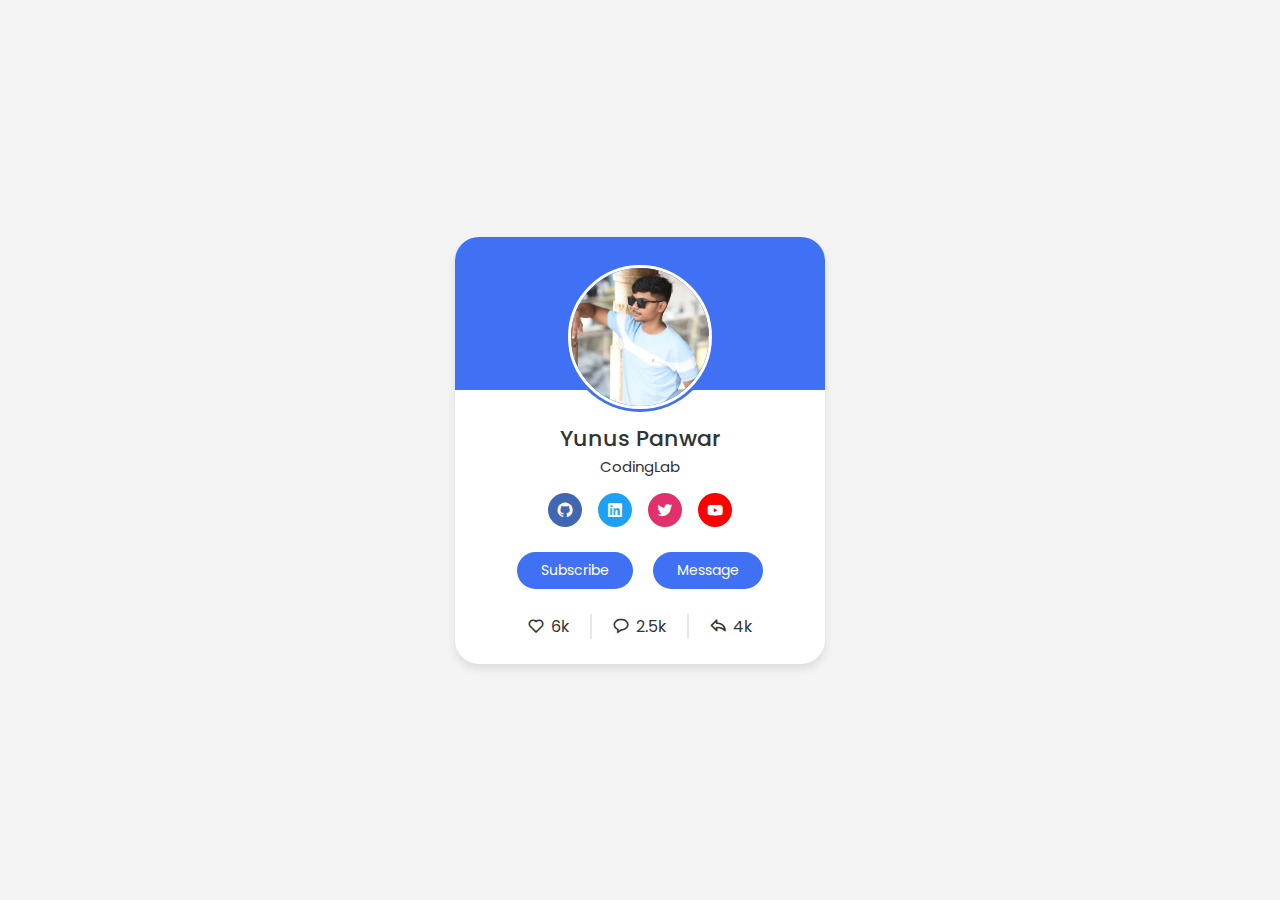
<file: 88-Project/1-Profile Card/index.html>
<!DOCTYPE html>
<html lang="en">

<head>
    <meta charset="UTF-8">
    <meta name="viewport" content="width=device-width, initial-scale=1.0">
    <title>Profile Card</title>
    <link rel="stylesheet" href="./css/style.css">
    <link href='https://unpkg.com/boxicons@2.1.4/css/boxicons.min.css' rel='stylesheet'>
</head>

<body>
    <div class="profile-card">

        <div class="image">
            <img src="./img/10.jpeg" alt="" class="profile-img">
        </div>

        <div class="text-data">
            <span class="name">Yunus Panwar</span>
            <span class="job">CodingLab</span>
        </div>

        <div class="media-buttons">
            <a href="https://github.com/YunusPanwar70" style="background: #4267b2;" class="link">
                <i class='bx bxl-github'></i>
            </a>

            <a href="https://www.linkedin.com/in/yunus-panwar-a70185250/" style="background: #1da1f2;" class="link">
                <i class='bx bxl-linkedin-square'></i>
            </a>

            <a href="https://twitter.com/yunus_panwar_70" style="background: #e1306c;" class="link">
                <i class='bx bxl-twitter'></i>
            </a>

            <a href="#" style="background: #ff0000;" class="link">
                <i class='bx bxl-youtube'></i>
            </a>
        </div>
        <div class="buttons">
            <button class="button">Subscribe</button>
            <button class="button">Message</button>
        </div>
        <div class="analytics">
            <div class="data">
                <i class='bx bx-heart'></i>
                <span class="number">6k</span>
            </div>

            <div class="data">
                <i class='bx bx-message-rounded'></i>
                <span class="number">2.5k</span>
            </div>

            <div class="data">
                <i class='bx bx-share'></i>
                <span class="number">4k</span>
            </div>
        </div>
    </div>
    <script src="./js/script.js"></script>
</body>

</html>
</file>
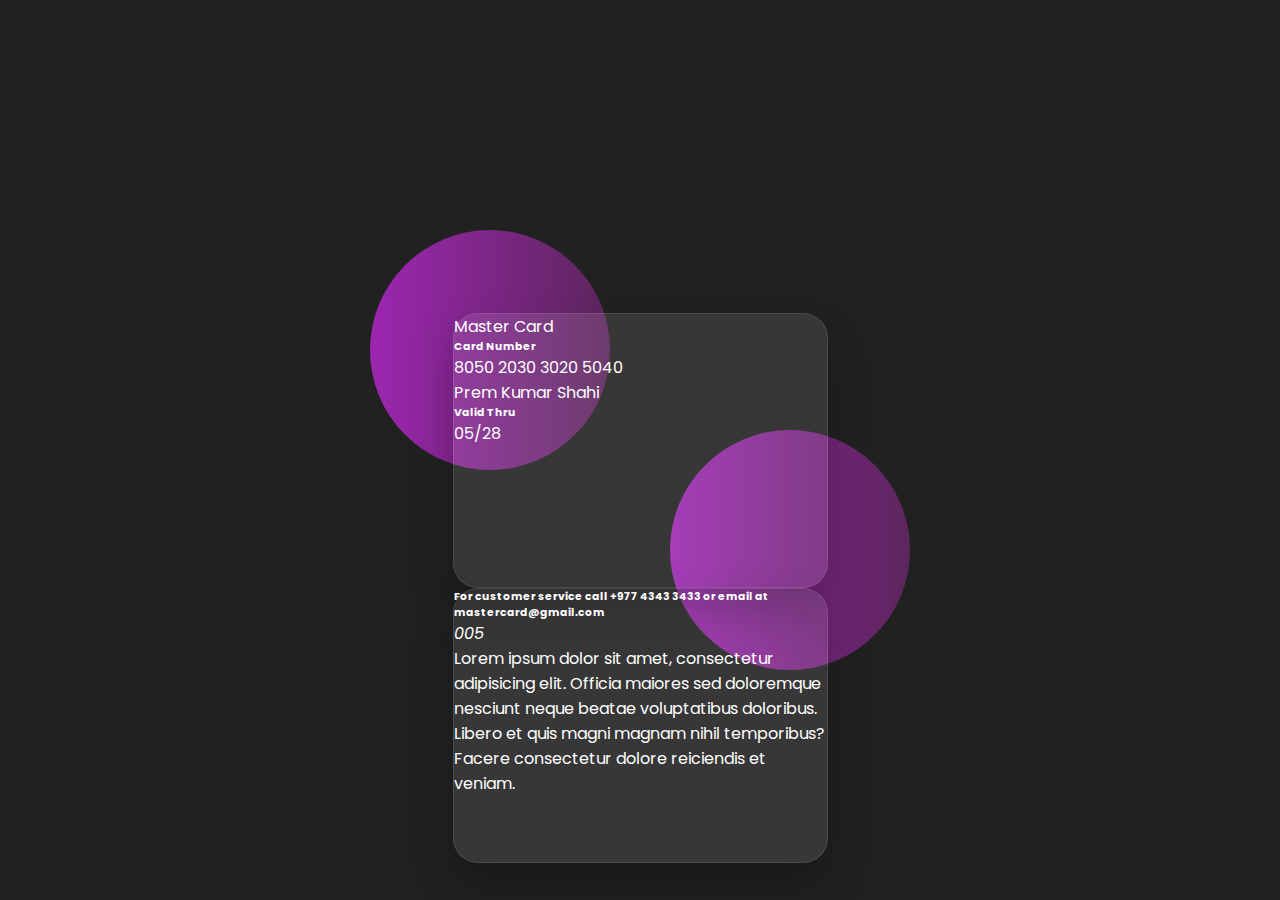
<file: 88-Project/2-Flipping Card/index.html>
<!DOCTYPE html>
<!-- Coding By CodingNepal - codingnepalweb.com -->
<html lang="en">

<head>
    <meta charset="UTF-8" />
    <meta http-equiv="X-UA-Compatible" content="IE=edge" />
    <meta name="viewport" content="width=device-width, initial-scale=1.0" />
    <title>Flipping Card UI Design</title>
    <link rel="stylesheet" href="./css/style.css" />
</head>

<body>
    <section>
        <div class="container">
            <div class="card front-face">
                <header>
                    <span class="logo">
              <!--<img src="images/logo.png" alt="" />-->
              <h5>Master Card</h5>
            </span>
                    <!--<img src="images/chip.png" alt="" class="chip" />-->
                </header>

                <div class="card-details">
                    <div class="name-number">
                        <h6>Card Number</h6>
                        <h5 class="number">8050 2030 3020 5040</h5>
                        <h5 class="name">Prem Kumar Shahi</h5>
                    </div>

                    <div class="valid-date">
                        <h6>Valid Thru</h6>
                        <h5>05/28</h5>
                    </div>
                </div>
            </div>

            <div class="card back-face">
                <h6>
                    For customer service call +977 4343 3433 or email at mastercard@gmail.com
                </h6>
                <span class="magnetic-strip"></span>
                <div class="signature"><i>005</i></div>
                <h5>
                    Lorem ipsum dolor sit amet, consectetur adipisicing elit. Officia maiores sed doloremque nesciunt neque beatae voluptatibus doloribus. Libero et quis magni magnam nihil temporibus? Facere consectetur dolore reiciendis et veniam.
                </h5>
            </div>
        </div>
    </section>
</body>

</html>
</file>
<file: 88-Project/1-Profile Card/css/style.css>
@import url('https://fonts.googleapis.com/css2?family=Lato:wght@300&family=Poppins:wght@300;400;500;600&family=Roboto+Condensed:ital,wght@1,300&display=swap');
* {
    margin: 0;
    padding: 0;
    box-sizing: border-box;
    font-family: 'Poppins', sans-serif;
}

body {
    height: 100vh;
    display: flex;
    align-items: center;
    justify-content: center;
    background-color: #f4f4f4;
}

.profile-card {
    display: flex;
    flex-direction: column;
    align-items: center;
    max-width: 370px;
    width: 100%;
    background: #fff;
    border-radius: 24px;
    padding: 25px;
    box-shadow: 0 5px 10px rgba(0, 0, 0, 0.1);
    position: relative;
}

.profile-card::before {
    content: "";
    position: absolute;
    top: 0;
    left: 0;
    height: 36%;
    width: 100%;
    border-radius: 24px 24px 0 0;
    background-color: #4070f4;
}

.image {
    position: relative;
    height: 150px;
    width: 150px;
    border-radius: 50%;
    background-color: #4070f4;
    padding: 3px;
    margin-bottom: 10px;
}

.image .profile-img {
    height: 100%;
    width: 100%;
    object-fit: cover;
    border-radius: 50%;
    border: 3px solid #fff;
}

.profile-card .text-data {
    display: flex;
    flex-direction: column;
    align-items: center;
    color: #333;
}

.text-data .name {
    font-size: 22px;
    font-weight: 500;
}

.text-data .job {
    font-size: 15px;
    font-weight: 400;
}

.profile-card .media-buttons {
    display: flex;
    align-items: center;
    margin-top: 15px;
}

.media-buttons .link {
    display: flex;
    align-items: center;
    justify-content: center;
    color: #fff;
    font-size: 18px;
    height: 34px;
    width: 34px;
    border-radius: 50%;
    margin: 0 8px;
    background-color: #4070f4;
    text-decoration: none;
}

.profile-card .buttons {
    display: flex;
    align-items: center;
    margin-top: 25px;
}

.buttons .button {
    color: #fff;
    font-size: 14px;
    font-weight: 400;
    border: none;
    border-radius: 24px;
    margin: 0 10px;
    padding: 8px 24px;
    background-color: #4070f4;
    cursor: pointer;
    transition: all 0.3s ease;
}

.buttons .button:hover {
    background-color: #0e4bf1;
}

.profile-card .analytics {
    display: flex;
    align-items: center;
    margin-top: 25px;
}

.analytics .data {
    display: flex;
    align-items: center;
    color: #333;
    padding: 0 20px;
    border-right: 2px solid #e7e7e7;
}

.data i {
    font-size: 18px;
    margin-right: 6px;
}

.data:last-child {
    border-right: none;
}
</file>
<file: 88-Project/2-Flipping Card/css/style.css>
@import url("https://fonts.googleapis.com/css2?family=Poppins:wght@300;400;500;600&display=swap");
* {
    margin: 0;
    padding: 0;
    box-sizing: border-box;
    font-family: 'Poppins', sans-serif;
}

section {
    position: relative;
    min-height: 100vh;
    width: 100%;
    background: #212121;
    display: flex;
    align-items: center;
    justify-content: center;
    color: #fff;
}

section::before {
    content: "";
    position: absolute;
    height: 240px;
    width: 240px;
    border-radius: 50%;
    transform: translate(-150px, -100px);
    background: linear-gradient(90deg, #9c27b0, #f3f4);
}

section::after {
    content: "";
    position: absolute;
    height: 240px;
    width: 240px;
    border-radius: 50%;
    transform: translate(150px, 100px);
    background: linear-gradient(90deg, #9c27b0, #f3f4);
}

.container {
    position: relative;
    height: 275px;
    width: 375px;
    z-index: 100;
}

.container .card {
    height: 100%;
    width: 100%;
    border-radius: 25px;
    backdrop-filter: 25px;
    background: rgba(255, 255, 255, 0.1);
    box-shadow: 0 25px 45px rgba(0, 0, 0, 0.25);
    border: 1px solid rgba(255, 255, 255, 0.1);
}

.font-face header,
.font-face .logo {
    display: flex;
    align-items: center;
}

.font-face header {
    justify-content: space-between;
}

.font-face .logo img {
    width: 48px;
    margin-right: 10px;
}

h5 {
    font-size: 16px;
    font-weight: 400;
}

.font-face .chip {
    width: 45px;
}
</file>
